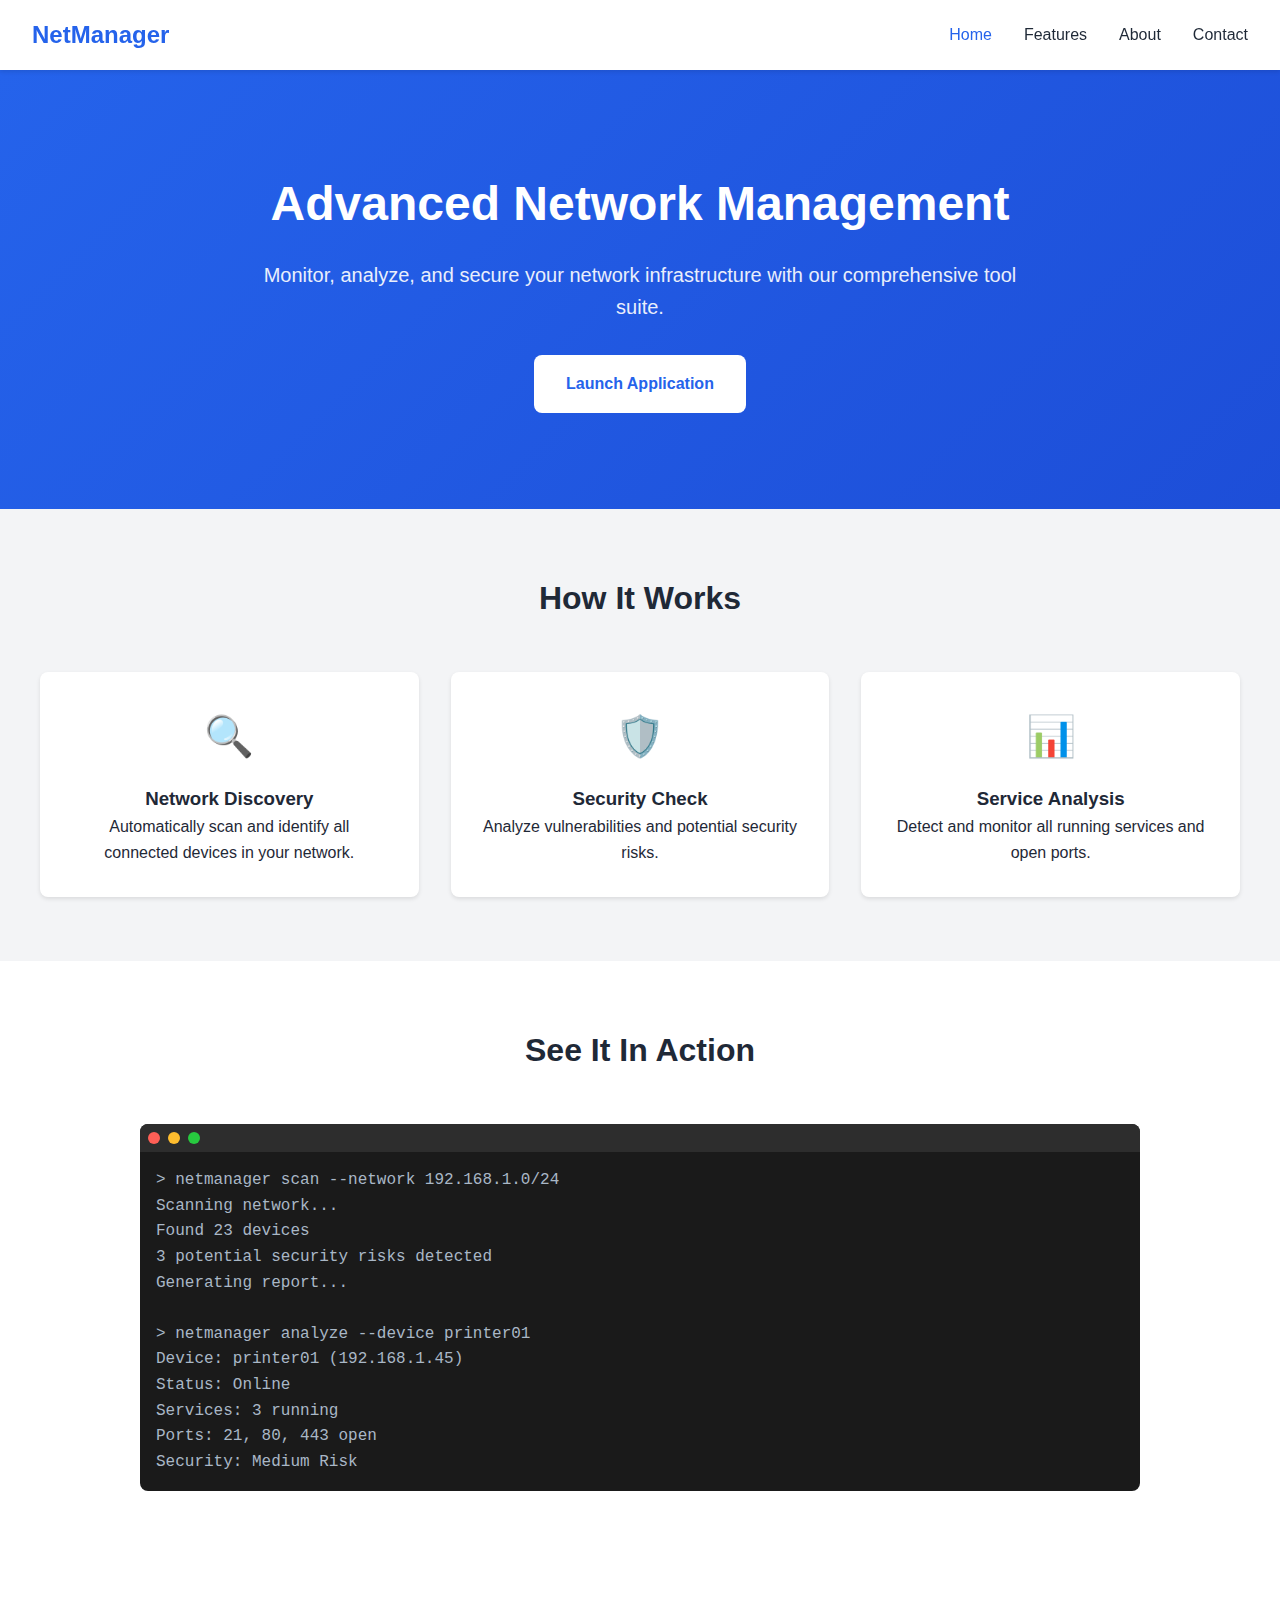
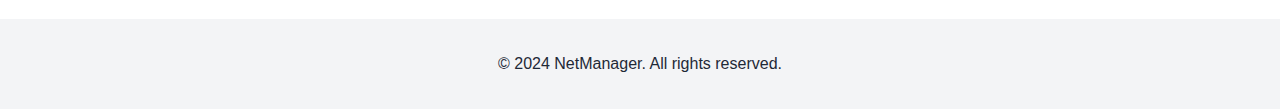
<file: App/index.html>
<!DOCTYPE html>
<html lang="en">
  <head>
    <meta charset="UTF-8" />
    <meta name="viewport" content="width=device-width, initial-scale=1.0" />
    <title>NetManager - Network Management Tool</title>
    <link rel="stylesheet" href="css/style.css" />
    <link rel="stylesheet" href="css/navbar.css" />
  </head>
  <body>
    <nav class="navbar">
      <div class="nav-brand">NetManager</div>
      <ul class="nav-links">
        <li><a href="index.html" class="active">Home</a></li>
        <li><a href="features.html">Features</a></li>
        <li><a href="about.html">About</a></li>
        <li><a href="contact.html">Contact</a></li>
      </ul>
    </nav>

    <header class="hero">
      <div class="hero-content">
        <h1>Advanced Network Management</h1>
        <p>
          Monitor, analyze, and secure your network infrastructure with our
          comprehensive tool suite.
        </p>
        <a href="app.html" class="cta-button">Launch Application</a>
      </div>
    </header>

    <section class="how-it-works">
      <h2>How It Works</h2>
      <div class="steps-container">
        <div class="step">
          <div class="step-icon">🔍</div>
          <h3>Network Discovery</h3>
          <p>
            Automatically scan and identify all connected devices in your
            network.
          </p>
        </div>
        <div class="step">
          <div class="step-icon">🛡️</div>
          <h3>Security Check</h3>
          <p>Analyze vulnerabilities and potential security risks.</p>
        </div>
        <div class="step">
          <div class="step-icon">📊</div>
          <h3>Service Analysis</h3>
          <p>Detect and monitor all running services and open ports.</p>
        </div>
      </div>
    </section>

    <section class="demo">
      <h2>See It In Action</h2>
      <div class="demo-container">
        <div class="demo-content">
          <div class="terminal">
            <div class="terminal-header">
              <span class="terminal-button"></span>
              <span class="terminal-button"></span>
              <span class="terminal-button"></span>
            </div>
            <div class="terminal-body">
              <pre>
> netmanager scan --network 192.168.1.0/24
Scanning network...
Found 23 devices
3 potential security risks detected
Generating report...

> netmanager analyze --device printer01
Device: printer01 (192.168.1.45)
Status: Online
Services: 3 running
Ports: 21, 80, 443 open
Security: Medium Risk</pre
              >
            </div>
          </div>
        </div>
      </div>
    </section>

    <footer>
      <p>&copy; 2024 NetManager. All rights reserved.</p>
    </footer>

    <script src="js/main.js"></script>
  </body>
</html>
</file>
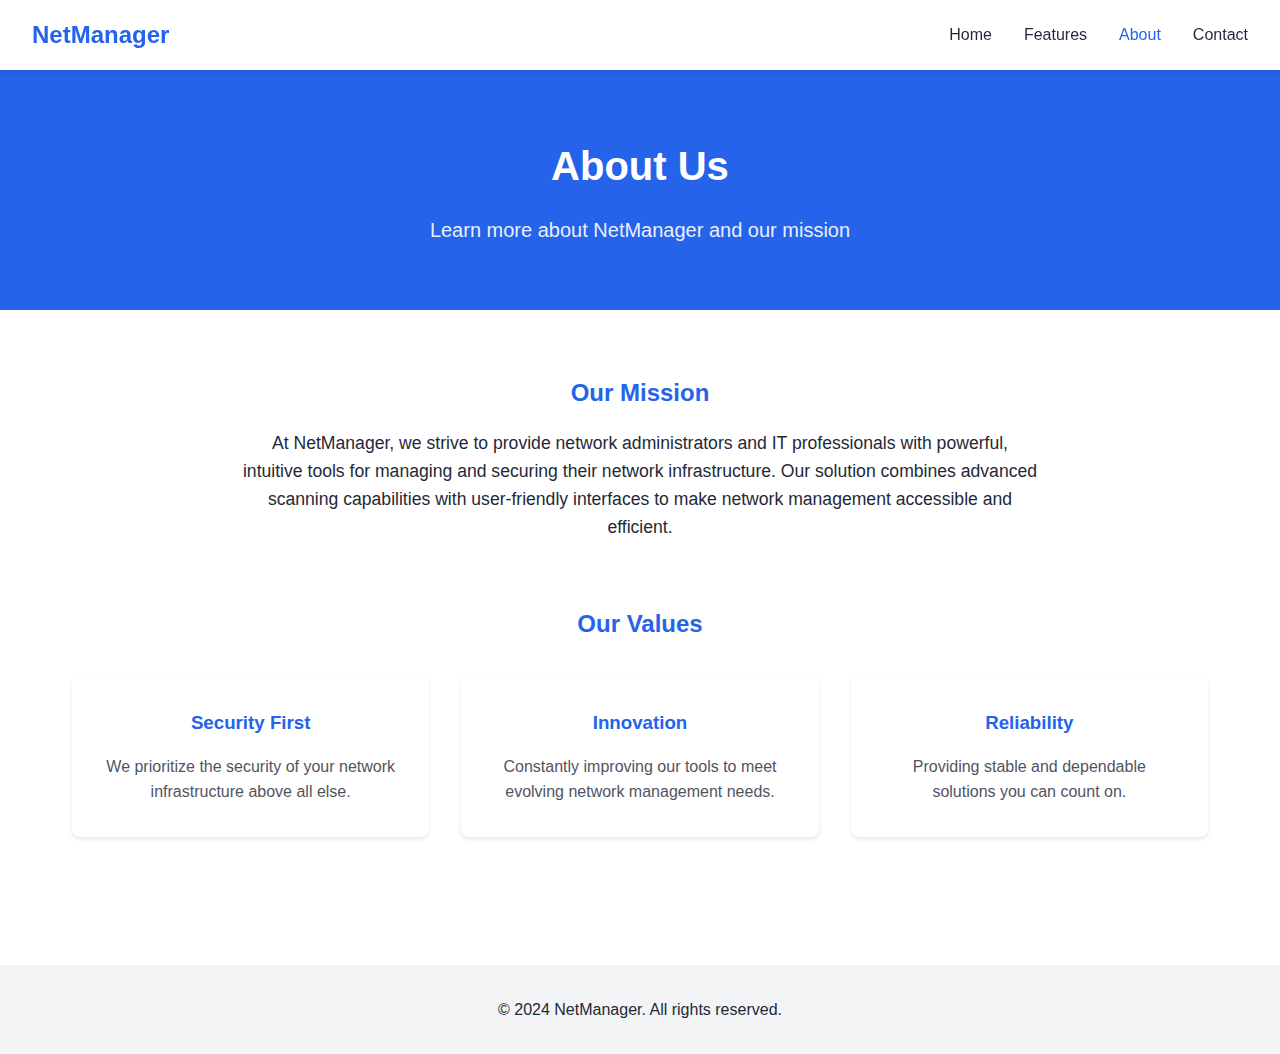
<file: App/about.html>
<!DOCTYPE html>
<html lang="en">
<head>
    <meta charset="UTF-8">
    <meta name="viewport" content="width=device-width, initial-scale=1.0">
    <title>About - NetManager</title>
    <link rel="stylesheet" href="css/style.css">
    <link rel="stylesheet" href="css/navbar.css">
    <link rel="stylesheet" href="css/about.css">
</head>
<body>
    <nav class="navbar">
        <div class="nav-brand">NetManager</div>
        <ul class="nav-links">
            <li><a href="index.html">Home</a></li>
            <li><a href="features.html">Features</a></li>
            <li><a href="about.html" class="active">About</a></li>
            <li><a href="contact.html">Contact</a></li>
        </ul>
    </nav>

    <header class="page-header">
        <h1>About Us</h1>
        <p>Learn more about NetManager and our mission</p>
    </header>

    <section class="about-content">
        <div class="mission">
            <h2>Our Mission</h2>
            <p>At NetManager, we strive to provide network administrators and IT professionals with powerful, intuitive tools for managing and securing their network infrastructure. Our solution combines advanced scanning capabilities with user-friendly interfaces to make network management accessible and efficient.</p>
        </div>

        <div class="values">
            <h2>Our Values</h2>
            <div class="values-grid">
                <div class="value-card">
                    <h3>Security First</h3>
                    <p>We prioritize the security of your network infrastructure above all else.</p>
                </div>
                <div class="value-card">
                    <h3>Innovation</h3>
                    <p>Constantly improving our tools to meet evolving network management needs.</p>
                </div>
                <div class="value-card">
                    <h3>Reliability</h3>
                    <p>Providing stable and dependable solutions you can count on.</p>
                </div>
            </div>
        </div>
    </section>

    <footer>
        <p>&copy; 2024 NetManager. All rights reserved.</p>
    </footer>

    <script src="js/main.js"></script>
</body>
</html>
</file>
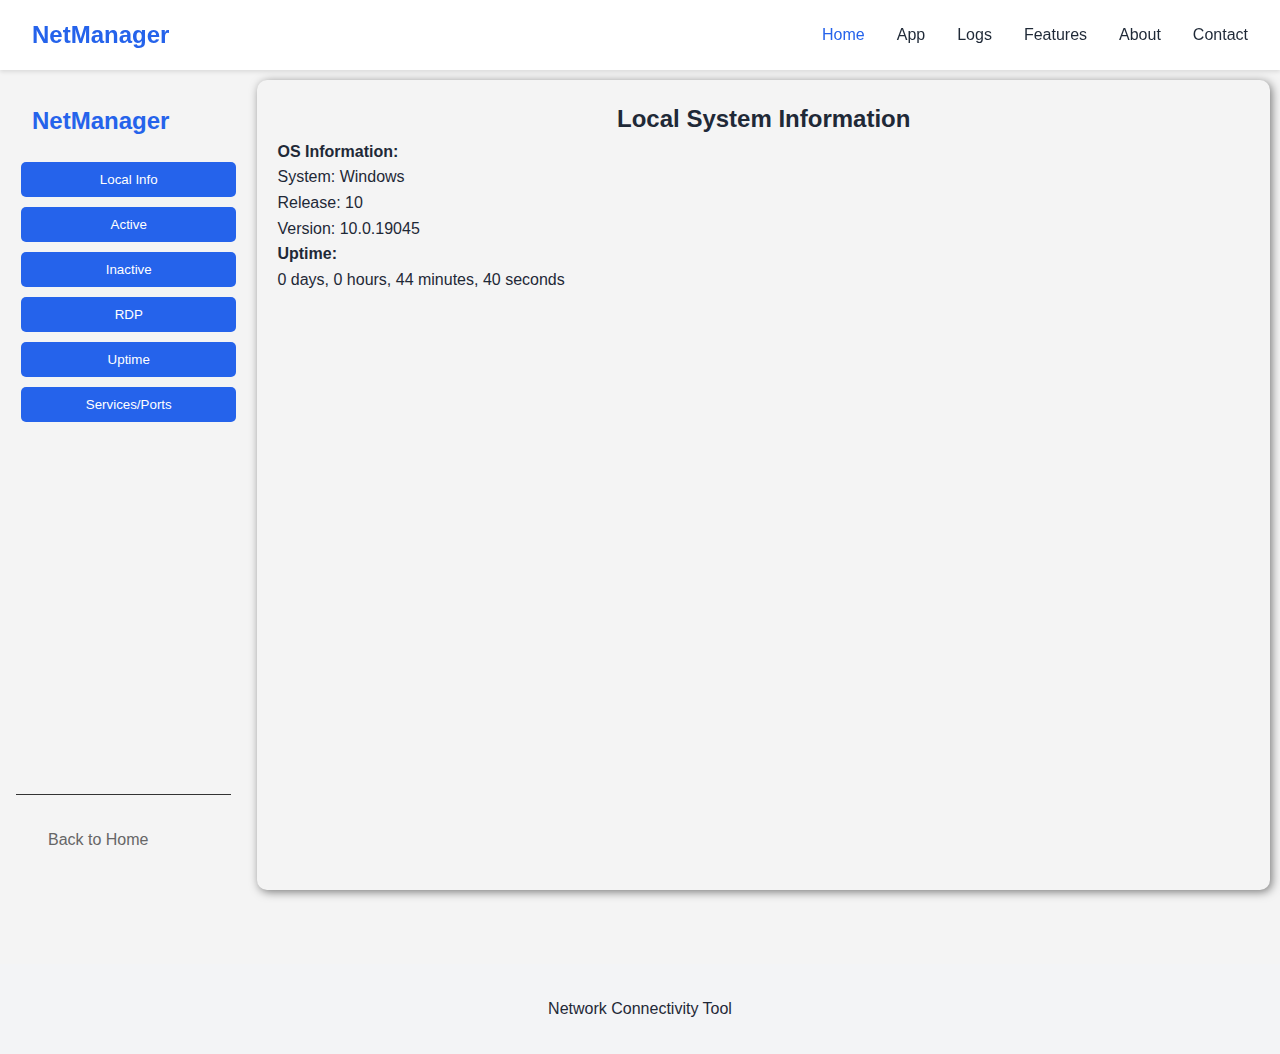
<file: App/app.html>
<html>
<head>
 <style>
      body {
        background-color: #f4f4f4;
        height: calc(100%);
      }
      .container {
        display: flex;
        height: calc(100% - 70px);
        flex-direction: row;
      }
      .container div:first-child {
        display: flex;
        flex-direction: column;
        align-items: top;
      }
      .box {
        width: 80%;
        padding: 20px;
        border-radius: 10px;
        box-shadow: 2px 2px 10px rgba(0, 0, 0, 0.5);
        margin: 10px;
        display: none;
      }
      .active {
        color: var(--primary-color);
        background-color: white;
      }
      .inactive {
        border: 2px solid red;
        background-color: white;
      }
      h2 {
        text-align: center;
      }
      ul {
        list-style-type: none;
        padding: 0;
      }
      header {
        text-align: center;
        padding: 10px;
        background-color: #333;
        color: white;
      }

      .button {
        width: 100%;
        background-color: var(--primary-color);
        color: white;
        padding: 10px 20px;
        border: none;
        border-radius: 5px;
        cursor: pointer;
        margin: 5px;
      }

      .grid {
        display: grid;
        grid-template-columns: repeat(4, 1fr);
        gap: 10px;
      }
    </style>
    <link rel="stylesheet" href="css/style.css" />
    <link rel="stylesheet" href="css/navbar.css" />
  
</head>
<body>
<nav class="navbar">
      <div class="nav-brand">NetManager</div>
      <ul class="nav-links">
        <li><a href="index.html" class="active">Home</a></li>
        <li><a href="app.html">App</a></li>
        <li><a href="logs.html">Logs</a></li>
        <li><a href="features.html">Features</a></li>
        <li><a href="about.html">About</a></li>
        <li><a href="contact.html">Contact</a></li>
      </ul>
    </nav>
  
<div class='container'>
    <aside class="sidebar">
        <div class="logo">NetManager</div>
        <nav>
          <ul>
            <li>
              <button class="button active" onclick="showLocalInfo()">
                Local Info
              </button>
            </li>
            <li>
              <button class="button" onclick="showActiveIPs()">Active</button>
            </li>
            <li>
              <button class="button" onclick="showInactiveIPs()">
                Inactive
              </button>
            </li>
            <li>
              <button class="button" onclick="showRDPUsers()">RDP</button>
            </li>
            <li>
              <button class="button" onclick="showUptimeInfo()">Uptime</button>
            </li>
            <li>
              <button class="button" onclick="showServicesAndPorts()">
                Services/Ports
              </button>
            </li>
          </ul>
        </nav>
        <div class="sidebar-footer">
          <a href="index.html">Back to Home</a>
        </div>
      </aside>
    
    <div id='local-info' class='box'><h2>Local System Information</h2>
        <div><strong>OS Information:</strong><br>System: Windows<br>Release: 10<br>Version: 10.0.19045</div>
        <div><strong>Uptime:</strong><br>0 days, 0 hours, 44 minutes, 40 seconds</div>
    </div>

    <div id='active-ips' class='box active'><h2>Active IP Addresses</h2><div class='grid'>
    <div>192.168.1.1</div><div>192.168.1.3</div><div>192.168.1.2</div>
    </div></div>
    
    <div id='inactive-ips' class='box inactive'><h2>Inactive IP Addresses</h2><div class='grid'>
    <div>192.168.1.4</div><div>192.168.1.5</div><div>192.168.1.6</div><div>192.168.1.7</div><div>192.168.1.8</div><div>192.168.1.9</div><div>192.168.1.10</div><div>192.168.1.11</div><div>192.168.1.12</div><div>192.168.1.13</div><div>192.168.1.14</div><div>192.168.1.15</div><div>192.168.1.16</div><div>192.168.1.17</div><div>192.168.1.18</div><div>192.168.1.19</div><div>192.168.1.20</div><div>192.168.1.21</div><div>192.168.1.22</div><div>192.168.1.23</div><div>192.168.1.24</div><div>192.168.1.25</div><div>192.168.1.26</div><div>192.168.1.27</div><div>192.168.1.28</div><div>192.168.1.29</div><div>192.168.1.30</div><div>192.168.1.31</div><div>192.168.1.32</div><div>192.168.1.33</div><div>192.168.1.34</div><div>192.168.1.35</div><div>192.168.1.36</div><div>192.168.1.37</div><div>192.168.1.38</div><div>192.168.1.39</div><div>192.168.1.40</div><div>192.168.1.41</div><div>192.168.1.42</div><div>192.168.1.43</div><div>192.168.1.44</div><div>192.168.1.45</div><div>192.168.1.46</div><div>192.168.1.47</div><div>192.168.1.48</div><div>192.168.1.49</div><div>192.168.1.50</div><div>192.168.1.51</div><div>192.168.1.52</div><div>192.168.1.53</div><div>192.168.1.54</div><div>192.168.1.55</div><div>192.168.1.56</div><div>192.168.1.57</div><div>192.168.1.58</div><div>192.168.1.59</div><div>192.168.1.60</div><div>192.168.1.61</div><div>192.168.1.62</div><div>192.168.1.63</div><div>192.168.1.64</div><div>192.168.1.65</div><div>192.168.1.66</div><div>192.168.1.67</div><div>192.168.1.68</div><div>192.168.1.69</div><div>192.168.1.70</div><div>192.168.1.71</div><div>192.168.1.72</div><div>192.168.1.73</div><div>192.168.1.74</div><div>192.168.1.75</div><div>192.168.1.76</div><div>192.168.1.77</div><div>192.168.1.78</div><div>192.168.1.79</div><div>192.168.1.80</div><div>192.168.1.81</div><div>192.168.1.82</div><div>192.168.1.83</div><div>192.168.1.84</div><div>192.168.1.85</div><div>192.168.1.86</div><div>192.168.1.87</div><div>192.168.1.88</div><div>192.168.1.89</div><div>192.168.1.90</div><div>192.168.1.91</div><div>192.168.1.92</div><div>192.168.1.93</div><div>192.168.1.94</div><div>192.168.1.95</div><div>192.168.1.96</div><div>192.168.1.97</div><div>192.168.1.98</div><div>192.168.1.99</div><div>192.168.1.100</div><div>192.168.1.101</div><div>192.168.1.102</div><div>192.168.1.103</div><div>192.168.1.104</div><div>192.168.1.105</div><div>192.168.1.106</div><div>192.168.1.107</div><div>192.168.1.108</div><div>192.168.1.109</div><div>192.168.1.110</div><div>192.168.1.111</div><div>192.168.1.112</div><div>192.168.1.113</div><div>192.168.1.114</div><div>192.168.1.115</div><div>192.168.1.116</div><div>192.168.1.117</div><div>192.168.1.118</div><div>192.168.1.119</div><div>192.168.1.120</div><div>192.168.1.121</div><div>192.168.1.122</div><div>192.168.1.123</div><div>192.168.1.124</div><div>192.168.1.125</div><div>192.168.1.126</div><div>192.168.1.127</div><div>192.168.1.128</div><div>192.168.1.129</div><div>192.168.1.130</div><div>192.168.1.131</div><div>192.168.1.132</div><div>192.168.1.133</div><div>192.168.1.134</div><div>192.168.1.135</div><div>192.168.1.136</div><div>192.168.1.137</div><div>192.168.1.138</div><div>192.168.1.139</div><div>192.168.1.140</div><div>192.168.1.141</div><div>192.168.1.142</div><div>192.168.1.143</div><div>192.168.1.144</div><div>192.168.1.145</div><div>192.168.1.146</div><div>192.168.1.147</div><div>192.168.1.148</div><div>192.168.1.149</div><div>192.168.1.150</div><div>192.168.1.151</div><div>192.168.1.152</div><div>192.168.1.153</div><div>192.168.1.154</div><div>192.168.1.155</div><div>192.168.1.156</div><div>192.168.1.157</div><div>192.168.1.158</div><div>192.168.1.159</div><div>192.168.1.160</div><div>192.168.1.161</div><div>192.168.1.162</div><div>192.168.1.163</div><div>192.168.1.164</div><div>192.168.1.165</div><div>192.168.1.166</div><div>192.168.1.167</div><div>192.168.1.168</div><div>192.168.1.169</div><div>192.168.1.170</div><div>192.168.1.171</div><div>192.168.1.172</div><div>192.168.1.173</div><div>192.168.1.174</div><div>192.168.1.175</div><div>192.168.1.176</div><div>192.168.1.177</div><div>192.168.1.178</div><div>192.168.1.179</div><div>192.168.1.180</div><div>192.168.1.181</div><div>192.168.1.182</div><div>192.168.1.183</div><div>192.168.1.184</div><div>192.168.1.185</div><div>192.168.1.186</div><div>192.168.1.187</div><div>192.168.1.188</div><div>192.168.1.189</div><div>192.168.1.190</div><div>192.168.1.191</div><div>192.168.1.192</div><div>192.168.1.193</div><div>192.168.1.194</div><div>192.168.1.195</div><div>192.168.1.196</div><div>192.168.1.197</div><div>192.168.1.198</div><div>192.168.1.199</div><div>192.168.1.200</div><div>192.168.1.201</div><div>192.168.1.202</div><div>192.168.1.203</div><div>192.168.1.204</div><div>192.168.1.205</div><div>192.168.1.206</div><div>192.168.1.207</div><div>192.168.1.208</div><div>192.168.1.209</div><div>192.168.1.210</div><div>192.168.1.211</div><div>192.168.1.212</div><div>192.168.1.213</div><div>192.168.1.214</div><div>192.168.1.215</div><div>192.168.1.216</div><div>192.168.1.217</div><div>192.168.1.218</div><div>192.168.1.219</div><div>192.168.1.220</div><div>192.168.1.221</div><div>192.168.1.222</div><div>192.168.1.223</div><div>192.168.1.224</div><div>192.168.1.225</div><div>192.168.1.226</div><div>192.168.1.227</div><div>192.168.1.228</div><div>192.168.1.229</div><div>192.168.1.230</div><div>192.168.1.231</div><div>192.168.1.232</div><div>192.168.1.233</div><div>192.168.1.234</div><div>192.168.1.235</div><div>192.168.1.236</div><div>192.168.1.237</div><div>192.168.1.238</div><div>192.168.1.239</div><div>192.168.1.240</div><div>192.168.1.241</div><div>192.168.1.242</div><div>192.168.1.243</div><div>192.168.1.244</div><div>192.168.1.245</div><div>192.168.1.246</div><div>192.168.1.247</div><div>192.168.1.248</div><div>192.168.1.249</div><div>192.168.1.250</div><div>192.168.1.251</div><div>192.168.1.252</div><div>192.168.1.253</div><div>192.168.1.254</div>
    </div></div>
    
    <div id='rdp-users' class='box'><h2>RDP Users</h2><div class='grid'>
    <div>192.168.1.1: RDP is not open</div><div>192.168.1.3: RDP is not open</div><div>192.168.1.2: RDP is not open</div>
    </div></div>

    <div id='uptime-info' class='box'><h2>Uptime Information</h2><div class='grid'>
    <div>192.168.1.1: Uptime guess: 0.673 days (since Tue Dec 10 17:17:35 2024)</div>
    </div></div>

    <div id='services-and-ports' class='box'><h2>Open Ports and Services</h2><div class='grid'>
    <div><strong>192.168.1.1:</strong><br>53/tcp  open     domain     (unknown banner: [secured])<br>80/tcp  open     http<br>443/tcp open     tcpwrapped</div><div><strong>192.168.1.3:</strong><br></div><div><strong>192.168.1.2:</strong><br>135/tcp  open  msrpc         Microsoft Windows RPC<br>139/tcp  open  netbios-ssn   Microsoft Windows netbios-ssn<br>445/tcp  open  microsoft-ds?<br>2179/tcp open  vmrdp?<br>5432/tcp open  postgresql    PostgreSQL DB 9.6.0 or later<br>5500/tcp open  hotline?</div>
    </div></div>
</div>
<footer>Network Connectivity Tool</footer>
<script>
    function showLocalInfo() {
        document.getElementById('local-info').style.display = 'block';
        document.getElementById('active-ips').style.display = 'none';
        document.getElementById('inactive-ips').style.display = 'none';
        document.getElementById('rdp-users').style.display = 'none';
        document.getElementById('uptime-info').style.display = 'none';
        document.getElementById('services-and-ports').style.display = 'none';
    }
    showLocalInfo();
    function showActiveIPs() {
        document.getElementById('local-info').style.display = 'none';
        document.getElementById('active-ips').style.display = 'block';
        document.getElementById('inactive-ips').style.display = 'none';
        document.getElementById('rdp-users').style.display = 'none';
        document.getElementById('uptime-info').style.display = 'none';
        document.getElementById('services-and-ports').style.display = 'none';
    }
    function showInactiveIPs() {
        document.getElementById('local-info').style.display = 'none';
        document.getElementById('active-ips').style.display = 'none';
        document.getElementById('inactive-ips').style.display = 'block';
        document.getElementById('rdp-users').style.display = 'none';
        document.getElementById('uptime-info').style.display = 'none';
        document.getElementById('services-and-ports').style.display = 'none';
    }
    function showRDPUsers() {
        document.getElementById('local-info').style.display = 'none';
        document.getElementById('active-ips').style.display = 'none';
        document.getElementById('inactive-ips').style.display = 'none';
        document.getElementById('rdp-users').style.display = 'block';
        document.getElementById('uptime-info').style.display = 'none';
        document.getElementById('services-and-ports').style.display = 'none';
    }
    function showUptimeInfo() {
        document.getElementById('local-info').style.display = 'none';
        document.getElementById('active-ips').style.display = 'none';
        document.getElementById('inactive-ips').style.display = 'none';
        document.getElementById('rdp-users').style.display = 'none';
        document.getElementById('uptime-info').style.display = 'block';
        document.getElementById('services-and-ports').style.display = 'none';
    }
    function showServicesAndPorts() {
        document.getElementById('local-info').style.display = 'none';
        document.getElementById('active-ips').style.display = 'none';
        document.getElementById('inactive-ips').style.display = 'none';
        document.getElementById('rdp-users').style.display = 'none';
        document.getElementById('uptime-info').style.display = 'none';
        document.getElementById('services-and-ports').style.display = 'block';
    }
</script>
 <style>
      .app-container {
        display: flex;
        min-height: 100vh;
      }
      .sidebar {
        width: 250px;
        color: white;
        padding: 1rem;
        display: flex;
        flex-direction: column;
      }
      .logo {
        font-size: 1.5rem;
        font-weight: bold;
        padding: 1rem;
        color: #2563eb;
      }

      .sidebar nav {
        flex: 1;
      }

      .sidebar ul {
        list-style: none;
        padding: 0;
      }

      .sidebar a {
        color: white;
        text-decoration: none;
        padding: 0.75rem 1rem;
        display: block;
        margin: 0.25rem 0;
        border-radius: 4px;
      }

      .sidebar a:hover,
      .sidebar a.active {
        background: #2563eb;
      }

      .sidebar-footer {
        padding: 1rem;
        border-top: 1px solid #333;
      }

      .sidebar-footer a {
        color: #666;
      }

      .main-content {
        flex: 1;
        background: #f1f5f9;
      }

      header {
        background: white;
        padding: 1rem;
        display: flex;
        align-items: center;
        gap: 1rem;
        box-shadow: 0 1px 3px rgba(0, 0, 0, 0.1);
      }

      #menuToggle {
        display: none;
        background: none;
        border: none;
        font-size: 1.5rem;
        cursor: pointer;
      }

      .content {
        padding: 2rem;
      }

      @media (max-width: 768px) {
        .sidebar {
          position: fixed;
          left: -250px;
          top: 0;
          bottom: 0;
          transition: 0.3s;
          z-index: 1000;
        }

        .sidebar.active {
          left: 0;
        }

        #menuToggle {
          display: block;
        }
      }
    </style>

    
</body>
</html>
</file>
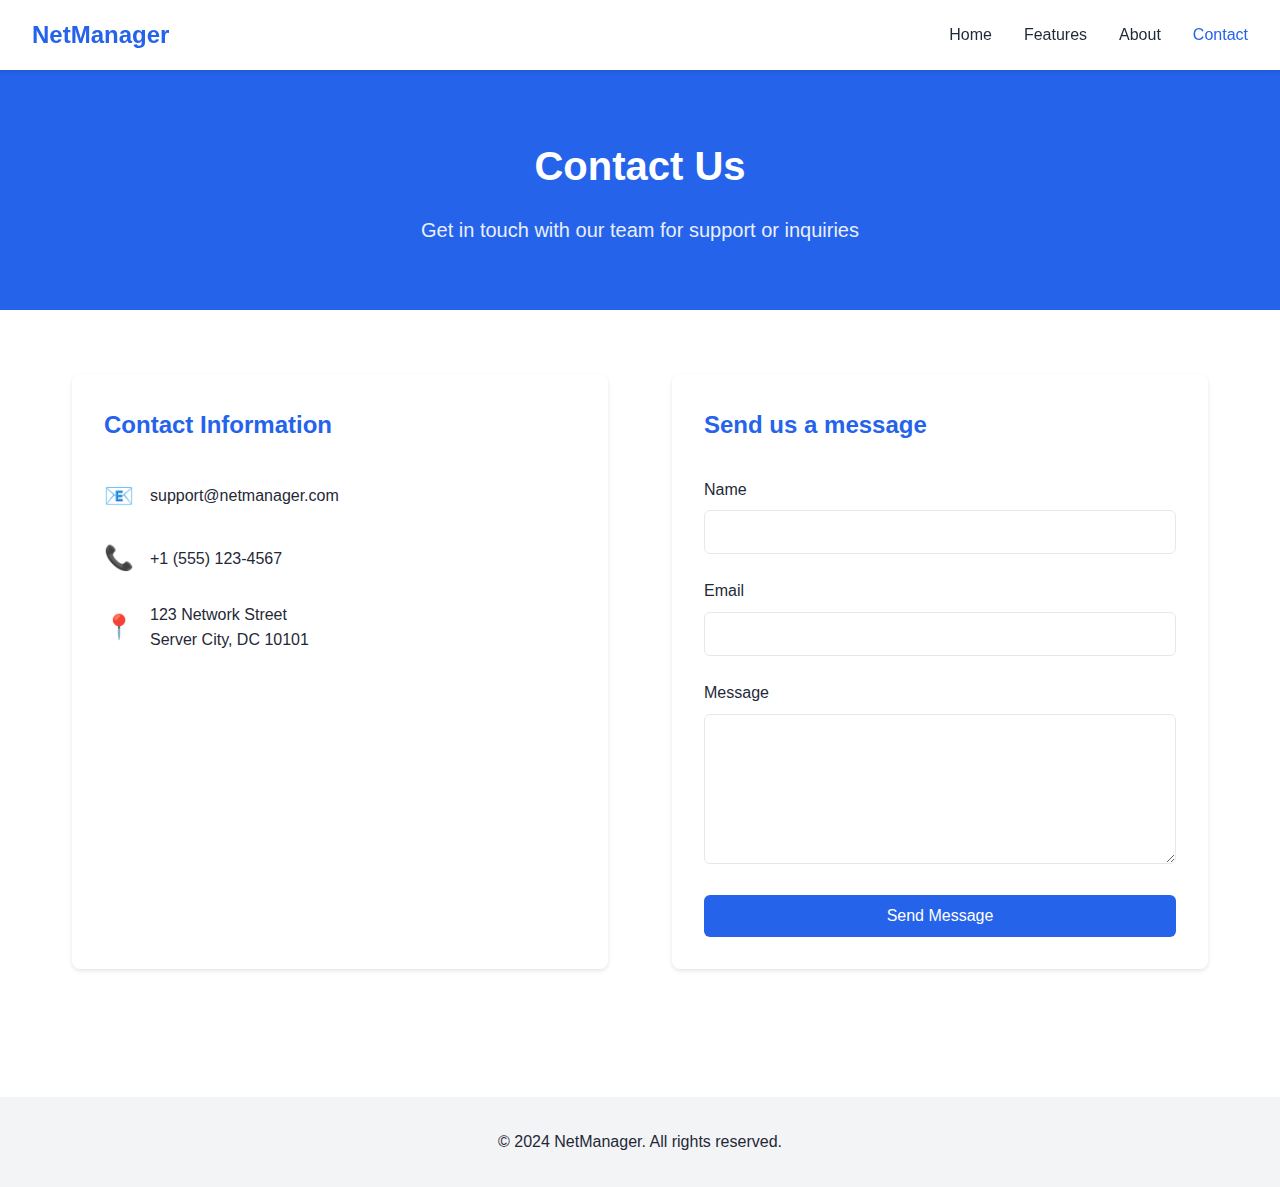
<file: App/contact.html>
<!DOCTYPE html>
<html lang="en">
  <head>
    <meta charset="UTF-8" />
    <meta name="viewport" content="width=device-width, initial-scale=1.0" />
    <title>Contact - NetManager</title>
    <link rel="stylesheet" href="css/style.css" />
    <link rel="stylesheet" href="css/navbar.css" />
    <link rel="stylesheet" href="css/contact.css" />
  </head>
  <body>
    <nav class="navbar">
      <div class="nav-brand">NetManager</div>
      <ul class="nav-links">
        <li><a href="index.html">Home</a></li>
        <li><a href="features.html">Features</a></li>
        <li><a href="about.html">About</a></li>
        <li><a href="contact.html" class="active">Contact</a></li>
      </ul>
    </nav>

    <header class="page-header">
      <h1>Contact Us</h1>
      <p>Get in touch with our team for support or inquiries</p>
    </header>

    <section class="contact-container">
      <div class="contact-info">
        <h2>Contact Information</h2>
        <div class="info-item">
          <span class="icon">📧</span>
          <p>support@netmanager.com</p>
        </div>
        <div class="info-item">
          <span class="icon">📞</span>
          <p>+1 (555) 123-4567</p>
        </div>
        <div class="info-item">
          <span class="icon">📍</span>
          <p>123 Network Street<br />Server City, DC 10101</p>
        </div>
      </div>

      <div class="contact-form">
        <h2>Send us a message</h2>
        <form id="contactForm">
          <div class="form-group">
            <label for="name">Name</label>
            <input type="text" id="name" name="name" required />
          </div>
          <div class="form-group">
            <label for="email">Email</label>
            <input type="email" id="email" name="email" required />
          </div>
          <div class="form-group">
            <label for="message">Message</label>
            <textarea id="message" name="message" required></textarea>
          </div>
          <button type="submit" class="submit-button">Send Message</button>
        </form>
      </div>
    </section>

    <footer>
      <p>&copy; 2024 NetManager. All rights reserved.</p>
    </footer>

    <script src="js/main.js"></script>
    <script src="js/contact.js"></script>
  </body>
</html>
</file>
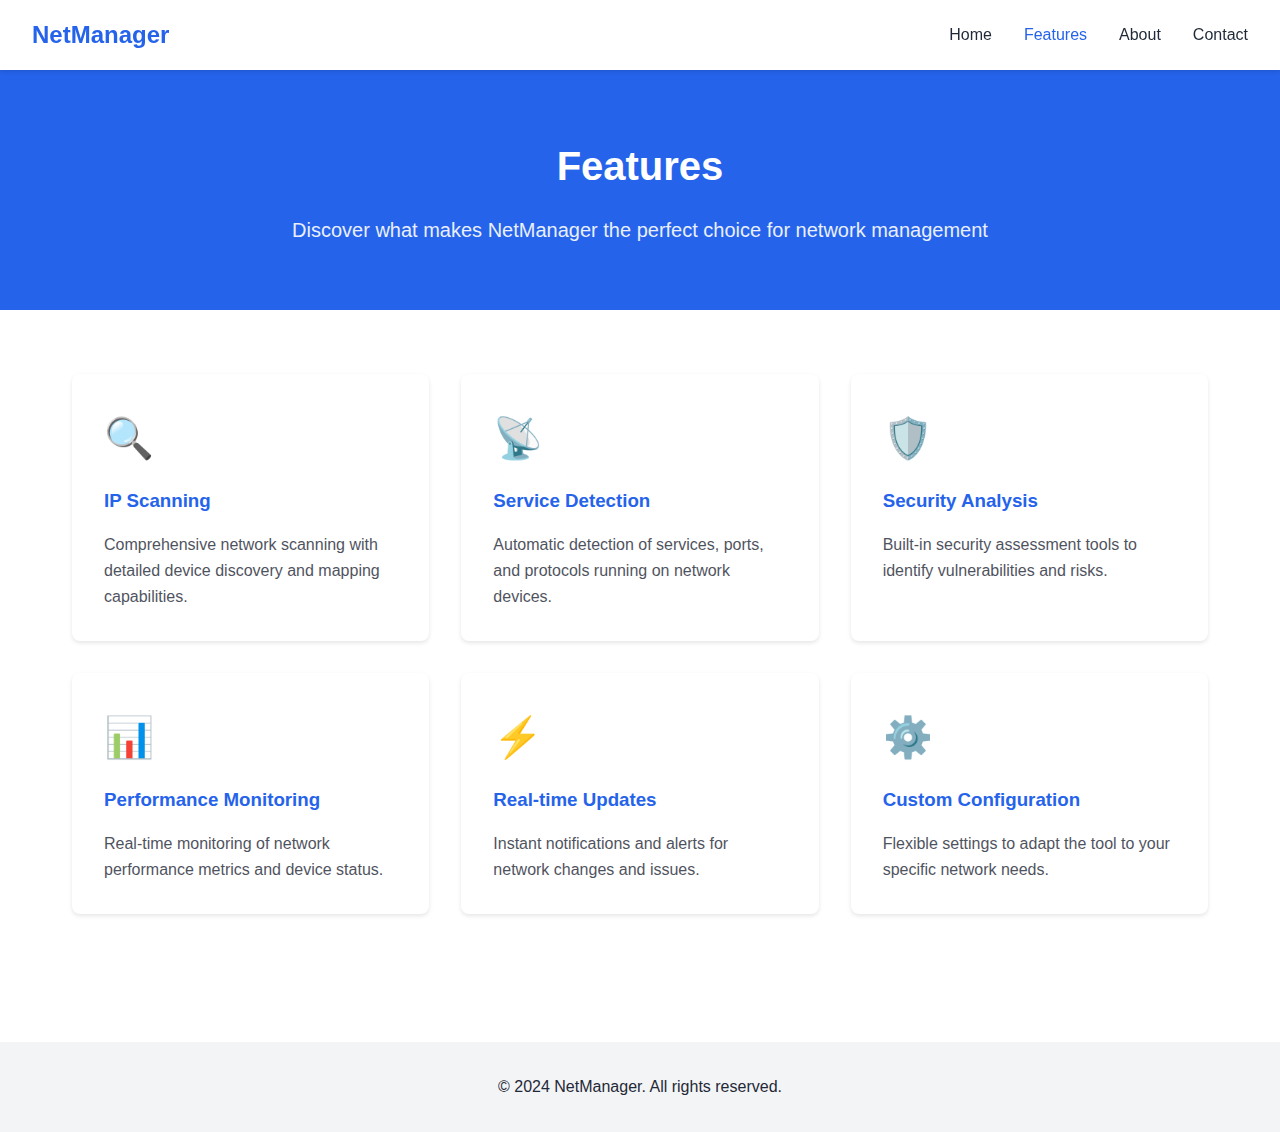
<file: App/features.html>
<!DOCTYPE html>
<html lang="en">
<head>
    <meta charset="UTF-8">
    <meta name="viewport" content="width=device-width, initial-scale=1.0">
    <title>Features - NetManager</title>
    <link rel="stylesheet" href="css/style.css">
    <link rel="stylesheet" href="css/navbar.css">
    <link rel="stylesheet" href="css/features.css">
</head>
<body>
    <nav class="navbar">
        <div class="nav-brand">NetManager</div>
        <ul class="nav-links">
            <li><a href="index.html">Home</a></li>
            <li><a href="features.html" class="active">Features</a></li>
            <li><a href="about.html">About</a></li>
            <li><a href="contact.html">Contact</a></li>
        </ul>
    </nav>

    <header class="page-header">
        <h1>Features</h1>
        <p>Discover what makes NetManager the perfect choice for network management</p>
    </header>

    <section class="features-grid">
        <div class="feature-card">
            <div class="feature-icon">🔍</div>
            <h3>IP Scanning</h3>
            <p>Comprehensive network scanning with detailed device discovery and mapping capabilities.</p>
        </div>
        <div class="feature-card">
            <div class="feature-icon">📡</div>
            <h3>Service Detection</h3>
            <p>Automatic detection of services, ports, and protocols running on network devices.</p>
        </div>
        <div class="feature-card">
            <div class="feature-icon">🛡️</div>
            <h3>Security Analysis</h3>
            <p>Built-in security assessment tools to identify vulnerabilities and risks.</p>
        </div>
        <div class="feature-card">
            <div class="feature-icon">📊</div>
            <h3>Performance Monitoring</h3>
            <p>Real-time monitoring of network performance metrics and device status.</p>
        </div>
        <div class="feature-card">
            <div class="feature-icon">⚡</div>
            <h3>Real-time Updates</h3>
            <p>Instant notifications and alerts for network changes and issues.</p>
        </div>
        <div class="feature-card">
            <div class="feature-icon">⚙️</div>
            <h3>Custom Configuration</h3>
            <p>Flexible settings to adapt the tool to your specific network needs.</p>
        </div>
    </section>

    <footer>
        <p>&copy; 2024 NetManager. All rights reserved.</p>
    </footer>

    <script src="js/main.js"></script>
</body>
</html>
</file>
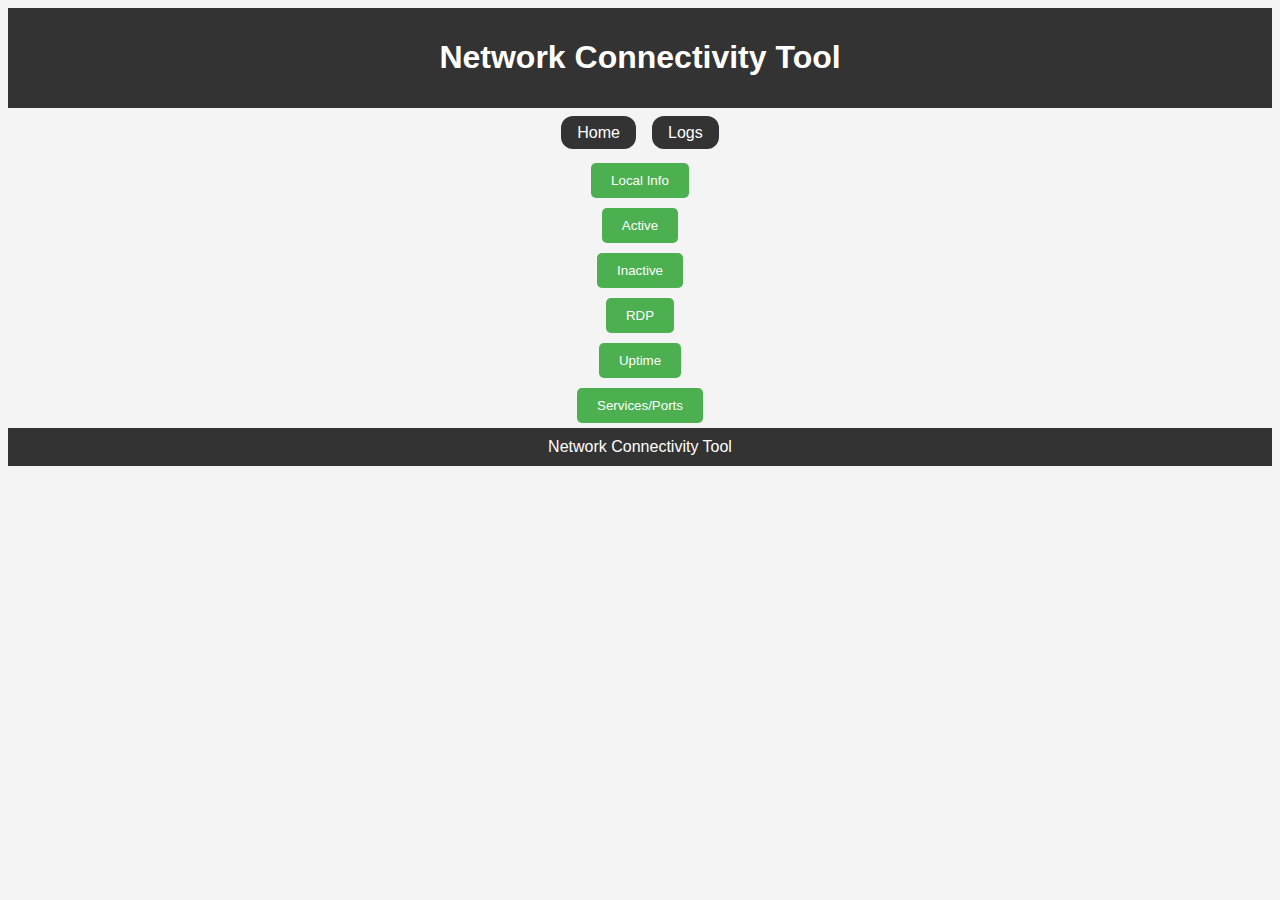
<file: App/home.html>
<html>
  <head>
    <style>
      body {
        font-family: Arial, sans-serif;
        background-color: #f4f4f4;
      }
      .container {
        display: flex;
        flex-direction: column;
        align-items: center;
      }
      .box {
        width: 80%;
        padding: 20px;
        border-radius: 10px;
        box-shadow: 2px 2px 10px rgba(0, 0, 0, 0.5);
        margin: 10px;
        display: none;
      }
      .active {
        border: 2px solid green;
        background-color: white;
      }
      .inactive {
        border: 2px solid red;
        background-color: white;
      }
      h2 {
        text-align: center;
      }
      ul {
        list-style-type: none;
        padding: 0;
      }
      header {
        text-align: center;
        padding: 10px;
        background-color: #333;
        color: white;
      }
      footer {
        text-align: center;
        padding: 10px;
        background-color: #333;
        color: white;
      }
      .button {
        background-color: #4caf50;
        color: white;
        padding: 10px 20px;
        border: none;
        border-radius: 5px;
        cursor: pointer;
        margin: 5px;
      }
      .button:hover {
        background-color: #3e8e41;
      }
      .grid {
        display: grid;
        grid-template-columns: repeat(4, 1fr);
        gap: 10px;
      }
    </style>
  </head>
  <body>
    <header>
      <h1 style="text-align: center">Network Connectivity Tool</h1>
    </header>
    <ul
      style="
        display: flex;
        align-items: center;
        justify-content: center;
        gap: 1rem;
      "
    >
      <li>
        <a
          style="
            text-decoration: none;
            color: #fff;
            background-color: #333;
            padding: 0.5rem 1rem;
            border-radius: 12px;
          "
          href="index.html"
          >Home</a
        >
      </li>
      <li>
        <a
          style="
            text-decoration: none;
            color: #fff;
            background-color: #333;
            padding: 0.5rem 1rem;
            border-radius: 12px;
          "
          href="logs.html"
          >Logs</a
        >
      </li>
    </ul>
    <div class="container">
      <button class="button" onclick="showLocalInfo()">Local Info</button>
      <button class="button" onclick="showActiveIPs()">Active</button>
      <button class="button" onclick="showInactiveIPs()">Inactive</button>
      <button class="button" onclick="showRDPUsers()">RDP</button>
      <button class="button" onclick="showUptimeInfo()">Uptime</button>
      <button class="button" onclick="showServicesAndPorts()">
        Services/Ports
      </button>

      <div id="local-info" class="box">
        <h2>Local System Information</h2>
        <div>
          <strong>OS Information:</strong><br />System: Windows<br />Release:
          10<br />Version: 10.0.19045
        </div>
        <div>
          <strong>Uptime:</strong><br />0 days, 17 hours, 14 minutes, 37 seconds
        </div>
      </div>

      <div id="active-ips" class="box active">
        <h2>Active IP Addresses</h2>
        <div class="grid">
          <div>192.168.1.1</div>
          <div>192.168.1.3</div>
          <div>192.168.1.6</div>
        </div>
      </div>

      <div id="inactive-ips" class="box inactive">
        <h2>Inactive IP Addresses</h2>
        <div class="grid">
          <div>192.168.1.2</div>
          <div>192.168.1.4</div>
          <div>192.168.1.5</div>
          <div>192.168.1.7</div>
          <div>192.168.1.8</div>
          <div>192.168.1.9</div>
          <div>192.168.1.10</div>
          <div>192.168.1.11</div>
          <div>192.168.1.12</div>
          <div>192.168.1.13</div>
          <div>192.168.1.14</div>
          <div>192.168.1.15</div>
          <div>192.168.1.16</div>
          <div>192.168.1.17</div>
          <div>192.168.1.18</div>
          <div>192.168.1.19</div>
          <div>192.168.1.20</div>
          <div>192.168.1.21</div>
          <div>192.168.1.22</div>
          <div>192.168.1.23</div>
          <div>192.168.1.24</div>
          <div>192.168.1.25</div>
          <div>192.168.1.26</div>
          <div>192.168.1.27</div>
          <div>192.168.1.28</div>
          <div>192.168.1.29</div>
          <div>192.168.1.30</div>
          <div>192.168.1.31</div>
          <div>192.168.1.32</div>
          <div>192.168.1.33</div>
          <div>192.168.1.34</div>
          <div>192.168.1.35</div>
          <div>192.168.1.36</div>
          <div>192.168.1.37</div>
          <div>192.168.1.38</div>
          <div>192.168.1.39</div>
          <div>192.168.1.40</div>
          <div>192.168.1.41</div>
          <div>192.168.1.42</div>
          <div>192.168.1.43</div>
          <div>192.168.1.44</div>
          <div>192.168.1.45</div>
          <div>192.168.1.46</div>
          <div>192.168.1.47</div>
          <div>192.168.1.48</div>
          <div>192.168.1.49</div>
          <div>192.168.1.50</div>
          <div>192.168.1.51</div>
          <div>192.168.1.52</div>
          <div>192.168.1.53</div>
          <div>192.168.1.54</div>
          <div>192.168.1.55</div>
          <div>192.168.1.56</div>
          <div>192.168.1.57</div>
          <div>192.168.1.58</div>
          <div>192.168.1.59</div>
          <div>192.168.1.60</div>
          <div>192.168.1.61</div>
          <div>192.168.1.62</div>
          <div>192.168.1.63</div>
          <div>192.168.1.64</div>
          <div>192.168.1.65</div>
          <div>192.168.1.66</div>
          <div>192.168.1.67</div>
          <div>192.168.1.68</div>
          <div>192.168.1.69</div>
          <div>192.168.1.70</div>
          <div>192.168.1.71</div>
          <div>192.168.1.72</div>
          <div>192.168.1.73</div>
          <div>192.168.1.74</div>
          <div>192.168.1.75</div>
          <div>192.168.1.76</div>
          <div>192.168.1.77</div>
          <div>192.168.1.78</div>
          <div>192.168.1.79</div>
          <div>192.168.1.80</div>
          <div>192.168.1.81</div>
          <div>192.168.1.82</div>
          <div>192.168.1.83</div>
          <div>192.168.1.84</div>
          <div>192.168.1.85</div>
          <div>192.168.1.86</div>
          <div>192.168.1.87</div>
          <div>192.168.1.88</div>
          <div>192.168.1.89</div>
          <div>192.168.1.90</div>
          <div>192.168.1.91</div>
          <div>192.168.1.92</div>
          <div>192.168.1.93</div>
          <div>192.168.1.94</div>
          <div>192.168.1.95</div>
          <div>192.168.1.96</div>
          <div>192.168.1.97</div>
          <div>192.168.1.98</div>
          <div>192.168.1.99</div>
          <div>192.168.1.100</div>
          <div>192.168.1.101</div>
          <div>192.168.1.102</div>
          <div>192.168.1.103</div>
          <div>192.168.1.104</div>
          <div>192.168.1.105</div>
          <div>192.168.1.106</div>
          <div>192.168.1.107</div>
          <div>192.168.1.108</div>
          <div>192.168.1.109</div>
          <div>192.168.1.110</div>
          <div>192.168.1.111</div>
          <div>192.168.1.112</div>
          <div>192.168.1.113</div>
          <div>192.168.1.114</div>
          <div>192.168.1.115</div>
          <div>192.168.1.116</div>
          <div>192.168.1.117</div>
          <div>192.168.1.118</div>
          <div>192.168.1.119</div>
          <div>192.168.1.120</div>
          <div>192.168.1.121</div>
          <div>192.168.1.122</div>
          <div>192.168.1.123</div>
          <div>192.168.1.124</div>
          <div>192.168.1.125</div>
          <div>192.168.1.126</div>
          <div>192.168.1.127</div>
          <div>192.168.1.128</div>
          <div>192.168.1.129</div>
          <div>192.168.1.130</div>
          <div>192.168.1.131</div>
          <div>192.168.1.132</div>
          <div>192.168.1.133</div>
          <div>192.168.1.134</div>
          <div>192.168.1.135</div>
          <div>192.168.1.136</div>
          <div>192.168.1.137</div>
          <div>192.168.1.138</div>
          <div>192.168.1.139</div>
          <div>192.168.1.140</div>
          <div>192.168.1.141</div>
          <div>192.168.1.142</div>
          <div>192.168.1.143</div>
          <div>192.168.1.144</div>
          <div>192.168.1.145</div>
          <div>192.168.1.146</div>
          <div>192.168.1.147</div>
          <div>192.168.1.148</div>
          <div>192.168.1.149</div>
          <div>192.168.1.150</div>
          <div>192.168.1.151</div>
          <div>192.168.1.152</div>
          <div>192.168.1.153</div>
          <div>192.168.1.154</div>
          <div>192.168.1.155</div>
          <div>192.168.1.156</div>
          <div>192.168.1.157</div>
          <div>192.168.1.158</div>
          <div>192.168.1.159</div>
          <div>192.168.1.160</div>
          <div>192.168.1.161</div>
          <div>192.168.1.162</div>
          <div>192.168.1.163</div>
          <div>192.168.1.164</div>
          <div>192.168.1.165</div>
          <div>192.168.1.166</div>
          <div>192.168.1.167</div>
          <div>192.168.1.168</div>
          <div>192.168.1.169</div>
          <div>192.168.1.170</div>
          <div>192.168.1.171</div>
          <div>192.168.1.172</div>
          <div>192.168.1.173</div>
          <div>192.168.1.174</div>
          <div>192.168.1.175</div>
          <div>192.168.1.176</div>
          <div>192.168.1.177</div>
          <div>192.168.1.178</div>
          <div>192.168.1.179</div>
          <div>192.168.1.180</div>
          <div>192.168.1.181</div>
          <div>192.168.1.182</div>
          <div>192.168.1.183</div>
          <div>192.168.1.184</div>
          <div>192.168.1.185</div>
          <div>192.168.1.186</div>
          <div>192.168.1.187</div>
          <div>192.168.1.188</div>
          <div>192.168.1.189</div>
          <div>192.168.1.190</div>
          <div>192.168.1.191</div>
          <div>192.168.1.192</div>
          <div>192.168.1.193</div>
          <div>192.168.1.194</div>
          <div>192.168.1.195</div>
          <div>192.168.1.196</div>
          <div>192.168.1.197</div>
          <div>192.168.1.198</div>
          <div>192.168.1.199</div>
          <div>192.168.1.200</div>
          <div>192.168.1.201</div>
          <div>192.168.1.202</div>
          <div>192.168.1.203</div>
          <div>192.168.1.204</div>
          <div>192.168.1.205</div>
          <div>192.168.1.206</div>
          <div>192.168.1.207</div>
          <div>192.168.1.208</div>
          <div>192.168.1.209</div>
          <div>192.168.1.210</div>
          <div>192.168.1.211</div>
          <div>192.168.1.212</div>
          <div>192.168.1.213</div>
          <div>192.168.1.214</div>
          <div>192.168.1.215</div>
          <div>192.168.1.216</div>
          <div>192.168.1.217</div>
          <div>192.168.1.218</div>
          <div>192.168.1.219</div>
          <div>192.168.1.220</div>
          <div>192.168.1.221</div>
          <div>192.168.1.222</div>
          <div>192.168.1.223</div>
          <div>192.168.1.224</div>
          <div>192.168.1.225</div>
          <div>192.168.1.226</div>
          <div>192.168.1.227</div>
          <div>192.168.1.228</div>
          <div>192.168.1.229</div>
          <div>192.168.1.230</div>
          <div>192.168.1.231</div>
          <div>192.168.1.232</div>
          <div>192.168.1.233</div>
          <div>192.168.1.234</div>
          <div>192.168.1.235</div>
          <div>192.168.1.236</div>
          <div>192.168.1.237</div>
          <div>192.168.1.238</div>
          <div>192.168.1.239</div>
          <div>192.168.1.240</div>
          <div>192.168.1.241</div>
          <div>192.168.1.242</div>
          <div>192.168.1.243</div>
          <div>192.168.1.244</div>
          <div>192.168.1.245</div>
          <div>192.168.1.246</div>
          <div>192.168.1.247</div>
          <div>192.168.1.248</div>
          <div>192.168.1.249</div>
          <div>192.168.1.250</div>
          <div>192.168.1.251</div>
          <div>192.168.1.252</div>
          <div>192.168.1.253</div>
          <div>192.168.1.254</div>
        </div>
      </div>

      <div id="rdp-users" class="box">
        <h2>RDP Users</h2>
        <div class="grid">
          <div>192.168.1.1: RDP is not open</div>
          <div>192.168.1.3: RDP is not open</div>
          <div>192.168.1.6: RDP is not open</div>
        </div>
      </div>

      <div id="uptime-info" class="box">
        <h2>Uptime Information</h2>
        <div class="grid">
          <div>
            192.168.1.1: Uptime guess: 18.267 days (since Fri Nov 22 05:53:49
            2024)
          </div>
        </div>
      </div>

      <div id="services-and-ports" class="box">
        <h2>Open Ports and Services</h2>
        <div class="grid">
          <div>
            <strong>192.168.1.1:</strong><br />53/tcp open domain (unknown
            banner: [secured])<br />80/tcp open http<br />443/tcp open
            tcpwrapped
          </div>
          <div><strong>192.168.1.3:</strong><br /></div>
          <div>
            <strong>192.168.1.6:</strong><br />135/tcp open msrpc Microsoft
            Windows RPC<br />139/tcp open netbios-ssn Microsoft Windows
            netbios-ssn<br />445/tcp open microsoft-ds?<br />2179/tcp open
            vmrdp?<br />5000/tcp open http Werkzeug httpd 3.1.3 (Python
            3.12.4)<br />5432/tcp open postgresql PostgreSQL DB 9.6.0 or
            later<br />5500/tcp open hotline?<br />8000/tcp open http
            SimpleHTTPServer 0.6 (Python 3.12.4)
          </div>
        </div>
      </div>
    </div>
    <footer>Network Connectivity Tool</footer>
    <script>
      function showLocalInfo() {
        document.getElementById("local-info").style.display = "block";
        document.getElementById("active-ips").style.display = "none";
        document.getElementById("inactive-ips").style.display = "none";
        document.getElementById("rdp-users").style.display = "none";
        document.getElementById("uptime-info").style.display = "none";
        document.getElementById("services-and-ports").style.display = "none";
      }
      function showActiveIPs() {
        document.getElementById("local-info").style.display = "none";
        document.getElementById("active-ips").style.display = "block";
        document.getElementById("inactive-ips").style.display = "none";
        document.getElementById("rdp-users").style.display = "none";
        document.getElementById("uptime-info").style.display = "none";
        document.getElementById("services-and-ports").style.display = "none";
      }
      function showInactiveIPs() {
        document.getElementById("local-info").style.display = "none";
        document.getElementById("active-ips").style.display = "none";
        document.getElementById("inactive-ips").style.display = "block";
        document.getElementById("rdp-users").style.display = "none";
        document.getElementById("uptime-info").style.display = "none";
        document.getElementById("services-and-ports").style.display = "none";
      }
      function showRDPUsers() {
        document.getElementById("local-info").style.display = "none";
        document.getElementById("active-ips").style.display = "none";
        document.getElementById("inactive-ips").style.display = "none";
        document.getElementById("rdp-users").style.display = "block";
        document.getElementById("uptime-info").style.display = "none";
        document.getElementById("services-and-ports").style.display = "none";
      }
      function showUptimeInfo() {
        document.getElementById("local-info").style.display = "none";
        document.getElementById("active-ips").style.display = "none";
        document.getElementById("inactive-ips").style.display = "none";
        document.getElementById("rdp-users").style.display = "none";
        document.getElementById("uptime-info").style.display = "block";
        document.getElementById("services-and-ports").style.display = "none";
      }
      function showServicesAndPorts() {
        document.getElementById("local-info").style.display = "none";
        document.getElementById("active-ips").style.display = "none";
        document.getElementById("inactive-ips").style.display = "none";
        document.getElementById("rdp-users").style.display = "none";
        document.getElementById("uptime-info").style.display = "none";
        document.getElementById("services-and-ports").style.display = "block";
      }
    </script>
  </body>
</html>
</file>
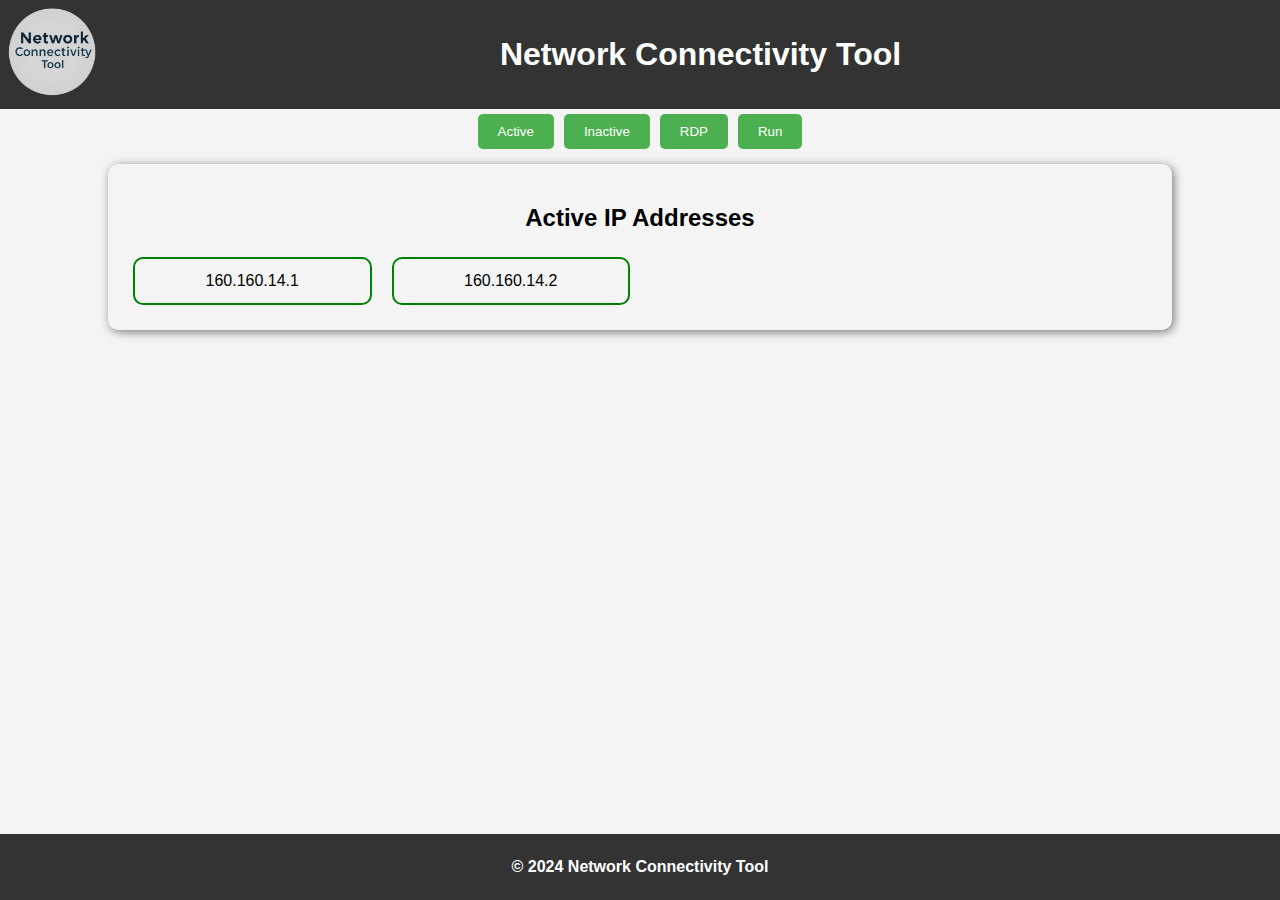
<file: templates/template.html>
<!DOCTYPE html>
<html lang="en">
<head>
    <meta charset="UTF-8">
    <meta name="viewport" content="width=device-width, initial-scale=1.0">
    <title>Network Connectivity Tool</title>
    <style>
        body { 
            font-family: Arial, sans-serif; 
            background-color: #f4f4f4; 
            display: flex; 
            flex-direction: column; 
            min-height: 100vh; 
            margin: 0; 
        }
        .container { 
            display: flex; 
            flex-direction: column; 
            align-items: center; 
            flex-grow: 1; 
        }
        .box { 
            width: 80%; 
            padding: 20px; 
            border-radius: 10px; 
            box-shadow: 2px 2px 10px rgba(0,0,0,0.5); 
            margin: 10px; 
            display: none; 
        }
        .active-ip {
            border: 2px solid green;
            padding: 13px;
            margin: 5px;
            text-align: center;
            border-radius: 10px;
        }

        .inactive-ip {
            border: 2px solid red;
            border-radius: 10px;
            padding: 13px;
            margin: 5px;
            text-align: center;
        }

        .rdp-user {
            border: 2px solid purple ;
            border-radius: 10px;
            padding: 13px;
            margin: 5px;
            text-align: center;
        }
        h2 { text-align: center; }
        ul { list-style-type: none; padding: 0; }
        header { 
            display: flex; 
            align-items: center; 
            background-color: #333; 
            color: white; 
        }
        .logo {
            width: 90px; /* Adjust the size as needed */
            height: auto; 
            padding: 7px;
            opacity: 0.8; /* Make logo slightly transparent */
            margin-right: 17px; /* Space between logo and title */
        }
        footer { 
            text-align: center; 
            padding: 8px; 
            background-color: #333; 
            color: white; 
            margin-top: auto; 
        }
        .button { 
            background-color: #4CAF50; 
            color: white; 
            padding: 10px 20px; 
            border: none; 
            border-radius: 5px; 
            cursor: pointer; 
            margin: 5px; 
        }
        .button:hover { background-color: #3e8e41; }
        .grid { display: grid; grid-template-columns: repeat(4, 1fr); gap: 10px; }
        .button-container {
            display: flex;
            justify-content: center;
            flex-wrap: wrap;
        }
    </style>
</head>
<body>
<header>
    <img class="logo" src="../Images/Logo-removebg-preview.png" alt="Logo">
    <h1 style='flex-grow: 1; text-align:center;'>Network Connectivity Tool</h1>
</header>
<div class='container'>
    <div class="button-container">
        <button class='button' onclick='showActiveIPs()'>Active</button>
        <button class='button' onclick='showInactiveIPs()'>Inactive</button>
        <button class='button' onclick='showRDPUsers()'>RDP</button>
        <button class='button' onclick='runNmap()'>Run</button>
    </div>
    
    <div id='active-ips' class='box active'><h2>Active IP Addresses</h2><div class='grid'>
    </div></div>
    
    <div id='inactive-ips' class='box inactive'><h2>Inactive IP Addresses</h2><div class='grid'>
    </div></div>
    
    <div id='rdp-users' class='box'><h2>RDP Users</h2><div class='grid'>
    </div></div>
</div>
<footer>
    <b><p>&copy; 2024 Network Connectivity Tool</p></b>
</footer>
<script>
    function showActiveIPs() {
        document.getElementById('active-ips').style.display = 'block';
        document.getElementById('inactive-ips').style.display = 'none';
        document.getElementById('rdp-users').style.display = 'none';
    }
    
    function showInactiveIPs() {
        document.getElementById('active-ips').style.display = 'none';
        document.getElementById('inactive-ips').style.display = 'block';
        document.getElementById('rdp-users').style.display = 'none';
    }
    
    function showRDPUsers() {
        document.getElementById('active-ips').style.display = 'none';
        document.getElementById('inactive-ips').style.display = 'none';
        document.getElementById('rdp-users').style.display = 'block';
    }
    
    function runNmap() {
        location.reload();
    }

    // Example data to populate the IPs
    const activeIPs = ["160.160.14.1", "160.160.14.2"]; // Replace with actual active IPs
    const inactiveIPs = ["160.160.14.3", "160.160.14.4"]; // Replace with actual inactive IPs
    const rdpUsers = {"160.160.14.1": "RDP is open"}; // Replace with actual RDP users

    function populateIPs(activeIPs, inactiveIPs, rdpUsers) {
    const activeContainer = document.querySelector('#active-ips .grid');
    const inactiveContainer = document.querySelector('#inactive-ips .grid');
    const rdpContainer = document.querySelector('#rdp-users .grid');

    // Clear previous entries
    activeContainer.innerHTML = '';
    inactiveContainer.innerHTML = '';
    rdpContainer.innerHTML = '';

    activeIPs.forEach(ip => {
        activeContainer.innerHTML += `<div class="active-ip">${ip}</div>`;
    });

    inactiveIPs.forEach(ip => {
        inactiveContainer.innerHTML += `<div class="inactive-ip">${ip}</div>`;
    });

    for (const [ip, status] of Object.entries(rdpUsers)) {
        rdpContainer.innerHTML += `<div class="rdp-user">${ip}: ${status}</div>`;
    }
}

    populateIPs(activeIPs, inactiveIPs, rdpUsers);
    showActiveIPs();
</script>
</body>
</html>
</file>
<file: App/css/style.css>
/* Global Styles */
:root {
    --primary-color: #2563eb;
    --secondary-color: #1d4ed8;
    --text-color: #1f2937;
    --light-gray: #f3f4f6;
    --white: #ffffff;
}

* {
    margin: 0;
    padding: 0;
    box-sizing: border-box;
}

body {
    font-family: -apple-system, BlinkMacSystemFont, 'Segoe UI', Roboto, Oxygen, Ubuntu, Cantarell, sans-serif;
    line-height: 1.6;
    color: var(--text-color);
}

/* Hero Section */
.hero {
    background: linear-gradient(135deg, var(--primary-color), var(--secondary-color));
    color: var(--white);
    padding: 6rem 2rem;
    text-align: center;
}

.hero-content {
    max-width: 800px;
    margin: 0 auto;
}

.hero h1 {
    font-size: 3rem;
    margin-bottom: 1rem;
}

.hero p {
    font-size: 1.25rem;
    margin-bottom: 2rem;
    opacity: 0.9;
}

.cta-button {
    display: inline-block;
    background-color: var(--white);
    color: var(--primary-color);
    padding: 1rem 2rem;
    border-radius: 0.5rem;
    text-decoration: none;
    font-weight: 600;
    transition: transform 0.2s;
}

.cta-button:hover {
    transform: translateY(-2px);
}

/* How It Works Section */
.how-it-works {
    padding: 4rem 2rem;
    background-color: var(--light-gray);
}

.how-it-works h2 {
    text-align: center;
    font-size: 2rem;
    margin-bottom: 3rem;
}

.steps-container {
    display: grid;
    grid-template-columns: repeat(auto-fit, minmax(250px, 1fr));
    gap: 2rem;
    max-width: 1200px;
    margin: 0 auto;
}

.step {
    background: var(--white);
    padding: 2rem;
    border-radius: 0.5rem;
    text-align: center;
    box-shadow: 0 2px 4px rgba(0, 0, 0, 0.1);
}

.step-icon {
    font-size: 2.5rem;
    margin-bottom: 1rem;
}

/* Demo Section */
.demo {
    padding: 4rem 2rem;
}

.demo h2 {
    text-align: center;
    font-size: 2rem;
    margin-bottom: 3rem;
}

.demo-container {
    max-width: 1000px;
    margin: 0 auto;
}

.terminal {
    background: #1a1a1a;
    border-radius: 0.5rem;
    overflow: hidden;
}

.terminal-header {
    background: #2d2d2d;
    padding: 0.5rem;
    display: flex;
    gap: 0.5rem;
}

.terminal-button {
    width: 12px;
    height: 12px;
    border-radius: 50%;
    background: #ff5f56;
}

.terminal-button:nth-child(2) {
    background: #ffbd2e;
}

.terminal-button:nth-child(3) {
    background: #27c93f;
}

.terminal-body {
    padding: 1rem;
}

.terminal-body pre {
    color: #a9b7c6;
    font-family: 'Courier New', Courier, monospace;
    margin: 0;
    white-space: pre-wrap;
}

/* Footer */
footer {
    background-color: var(--light-gray);
    text-align: center;
    padding: 2rem;
    margin-top: 4rem;
}

/* Page Header */
.page-header {
    background-color: var(--primary-color);
    color: var(--white);
    padding: 4rem 2rem;
    text-align: center;
}

.page-header h1 {
    font-size: 2.5rem;
    margin-bottom: 1rem;
}

.page-header p {
    font-size: 1.25rem;
    opacity: 0.9;
}
</file>
<file: App/css/navbar.css>
/* Navbar Styles */
.navbar {
    background-color: var(--white);
    padding: 1rem 2rem;
    box-shadow: 0 2px 4px rgba(0, 0, 0, 0.1);
    position: sticky;
    top: 0;
    z-index: 1000;
}

.nav-brand {
    font-size: 1.5rem;
    font-weight: 700;
    color: var(--primary-color);
}

.nav-links {
    list-style: none;
    display: flex;
    gap: 2rem;
    margin: 0;
    padding: 0;
}

.navbar {
    display: flex;
    justify-content: space-between;
    align-items: center;
}

.nav-links a {
    text-decoration: none;
    color: var(--text-color);
    font-weight: 500;
    transition: color 0.2s;
}

.nav-links a:hover,
.nav-links a.active {
    color: var(--primary-color);
}

@media (max-width: 768px) {
    .navbar {
        flex-direction: column;
        gap: 1rem;
    }

    .nav-links {
        flex-direction: column;
        text-align: center;
        gap: 1rem;
    }
}
</file>
<file: App/css/about.css>
/* About Page Styles */
.about-content {
    max-width: 1200px;
    margin: 0 auto;
    padding: 4rem 2rem;
}

.mission {
    text-align: center;
    margin-bottom: 4rem;
}

.mission h2 {
    color: var(--primary-color);
    margin-bottom: 1rem;
}

.mission p {
    max-width: 800px;
    margin: 0 auto;
    font-size: 1.1rem;
}

.values h2 {
    text-align: center;
    color: var(--primary-color);
    margin-bottom: 2rem;
}

.values-grid {
    display: grid;
    grid-template-columns: repeat(auto-fit, minmax(250px, 1fr));
    gap: 2rem;
}

.value-card {
    background: var(--white);
    padding: 2rem;
    border-radius: 0.5rem;
    box-shadow: 0 2px 4px rgba(0, 0, 0, 0.1);
    text-align: center;
}

.value-card h3 {
    color: var(--primary-color);
    margin-bottom: 1rem;
}

.value-card p {
    color: var(--text-color);
    opacity: 0.8;
}
</file>
<file: App/css/contact.css>
/* Contact Page Styles */
.contact-container {
  display: grid;
  grid-template-columns: repeat(auto-fit, minmax(300px, 1fr));
  gap: 4rem;
  max-width: 1200px;
  margin: 0 auto;
  padding: 4rem 2rem;
}

.contact-info {
  background: var(--white);
  padding: 2rem;
  border-radius: 0.5rem;
  box-shadow: 0 2px 4px rgba(0, 0, 0, 0.1);
}

.contact-info h2 {
  color: var(--primary-color);
  margin-bottom: 2rem;
}

.info-item {
  display: flex;
  align-items: center;
  margin-bottom: 1.5rem;
}

.info-item .icon {
  font-size: 1.5rem;
  margin-right: 1rem;
}

.contact-form {
  background: var(--white);
  padding: 2rem;
  border-radius: 0.5rem;
  box-shadow: 0 2px 4px rgba(0, 0, 0, 0.1);
}

.contact-form h2 {
  color: var(--primary-color);
  margin-bottom: 2rem;
}

.form-group {
  margin-bottom: 1.5rem;
}

.form-group label {
  display: block;
  margin-bottom: 0.5rem;
  color: var(--text-color);
}

.form-group input,
.form-group textarea {
  width: 100%;
  padding: 0.75rem;
  border: 1px solid #e5e7eb;
  border-radius: 0.375rem;
  font-size: 1rem;
}

.form-group textarea {
  height: 150px;
  resize: vertical;
}

.submit-button {
  background-color: var(--primary-color);
  color: var(--white);
  padding: 0.75rem 1.5rem;
  border: none;
  border-radius: 0.375rem;
  font-size: 1rem;
  cursor: pointer;
  transition: background-color 0.2s;
  width: 100%;
}
.submit-button:disabled {
  background-color: #333;
}
.submit-button:hover {
  background-color: var(--secondary-color);
}
</file>
<file: App/css/features.css>
/* Features Page Styles */
.features-grid {
    display: grid;
    grid-template-columns: repeat(auto-fit, minmax(300px, 1fr));
    gap: 2rem;
    padding: 4rem 2rem;
    max-width: 1200px;
    margin: 0 auto;
}

.feature-card {
    background: var(--white);
    padding: 2rem;
    border-radius: 0.5rem;
    box-shadow: 0 2px 4px rgba(0, 0, 0, 0.1);
    transition: transform 0.2s;
}

.feature-card:hover {
    transform: translateY(-5px);
}

.feature-icon {
    font-size: 2.5rem;
    margin-bottom: 1rem;
}

.feature-card h3 {
    color: var(--primary-color);
    margin-bottom: 1rem;
}

.feature-card p {
    color: var(--text-color);
    opacity: 0.8;
}
</file>
